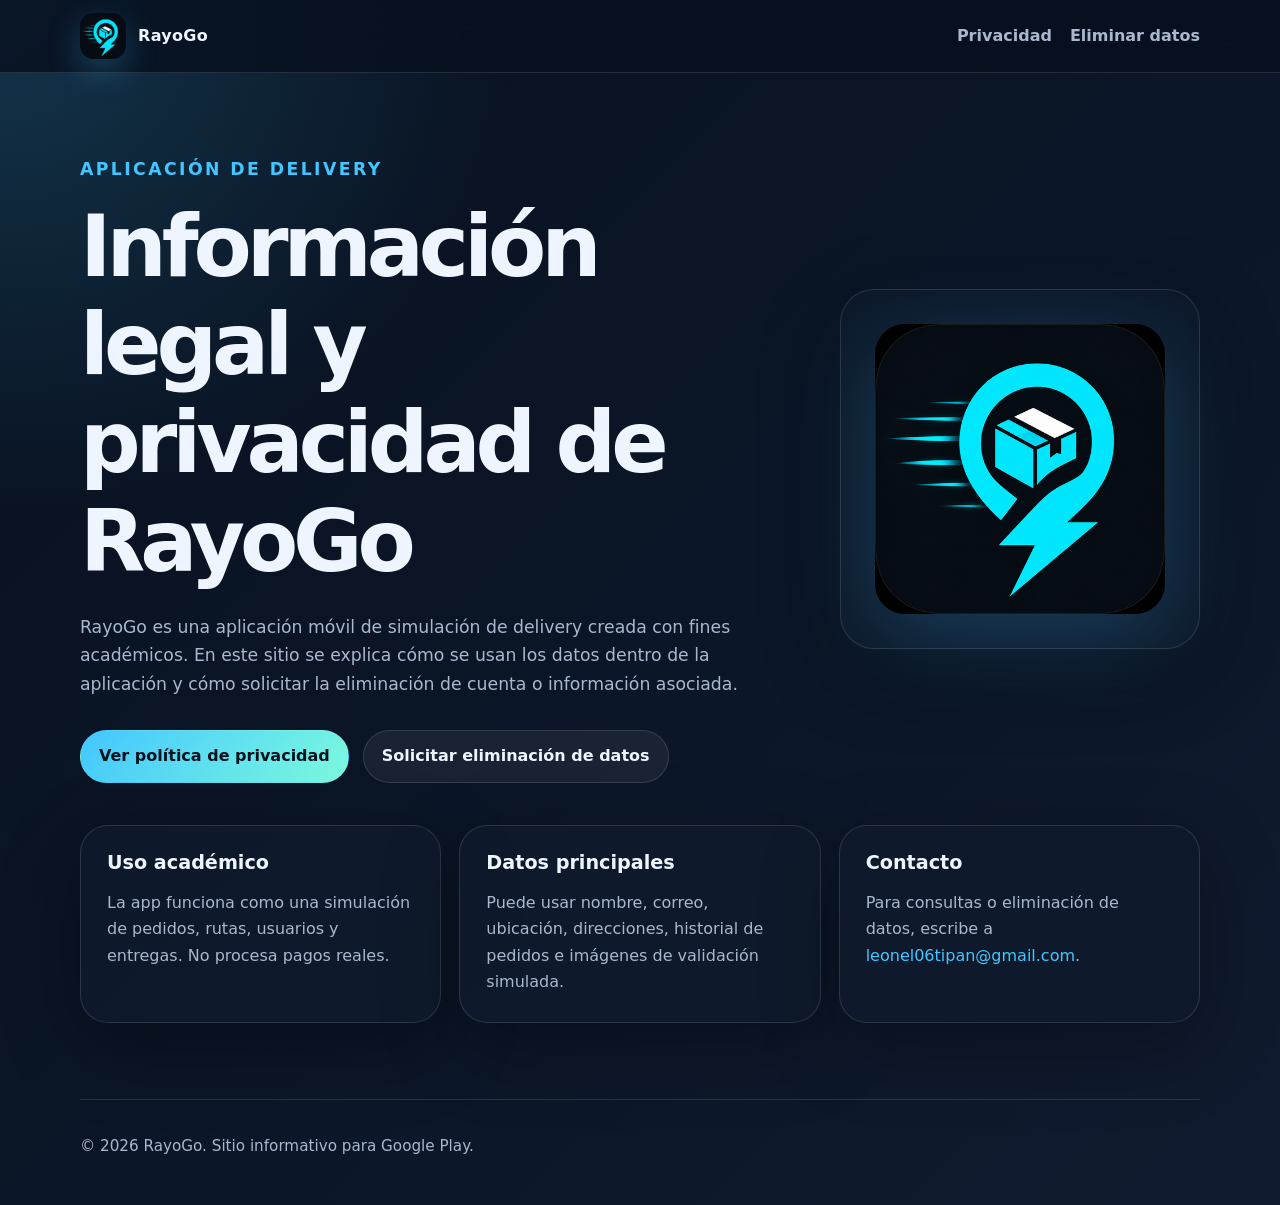
<file: index.html>
<!doctype html>
<html lang="es">
<head>
  <meta charset="utf-8" />
  <meta name="viewport" content="width=device-width, initial-scale=1" />
  <title>RayoGo | Privacidad</title>
  <meta name="description" content="Sitio legal de RayoGo: política de privacidad y solicitud de eliminación de cuenta y datos." />
  <link rel="icon" href="assets/favicon.png" type="image/png" />
  <link rel="stylesheet" href="assets/styles.css" />
</head>
<body>
  <header class="site-header">
    <nav class="nav" aria-label="Navegación principal">
      <a class="brand" href="index.html" aria-label="Inicio de RayoGo">
        <img class="brand-logo" src="assets/logo.png" alt="Logo de RayoGo" />
        <span>RayoGo</span>
      </a>
      <div class="nav-links">
        <a href="privacidad.html">Privacidad</a>
        <a href="eliminacion-datos.html">Eliminar datos</a>
      </div>
    </nav>
  </header>

  <main>
    <section class="hero">
      <div class="hero-content">
        <p class="eyebrow">Aplicación de delivery</p>
        <h1>Información legal y privacidad de RayoGo</h1>
        <p>
          RayoGo es una aplicación móvil de simulación de delivery creada con fines académicos. En este sitio se explica cómo se usan los datos dentro de la aplicación y cómo solicitar la eliminación de cuenta o información asociada.
        </p>
        <div class="actions">
          <a class="button primary" href="privacidad.html">Ver política de privacidad</a>
          <a class="button secondary" href="eliminacion-datos.html">Solicitar eliminación de datos</a>
        </div>
      </div>
      <div class="hero-logo-card" aria-hidden="true">
        <img src="assets/logo.png" alt="" />
      </div>
    </section>

    <section class="cards" aria-label="Resumen de privacidad">
      <article class="card">
        <h2>Uso académico</h2>
        <p>La app funciona como una simulación de pedidos, rutas, usuarios y entregas. No procesa pagos reales.</p>
      </article>
      <article class="card">
        <h2>Datos principales</h2>
        <p>Puede usar nombre, correo, ubicación, direcciones, historial de pedidos e imágenes de validación simulada.</p>
      </article>
      <article class="card">
        <h2>Contacto</h2>
        <p>Para consultas o eliminación de datos, escribe a <a href="mailto:leonel06tipan@gmail.com">leonel06tipan@gmail.com</a>.</p>
      </article>
    </section>
  </main>

  <footer class="footer">
    <p>© 2026 RayoGo. Sitio informativo para Google Play.</p>
  </footer>
</body>
</html>
</file>
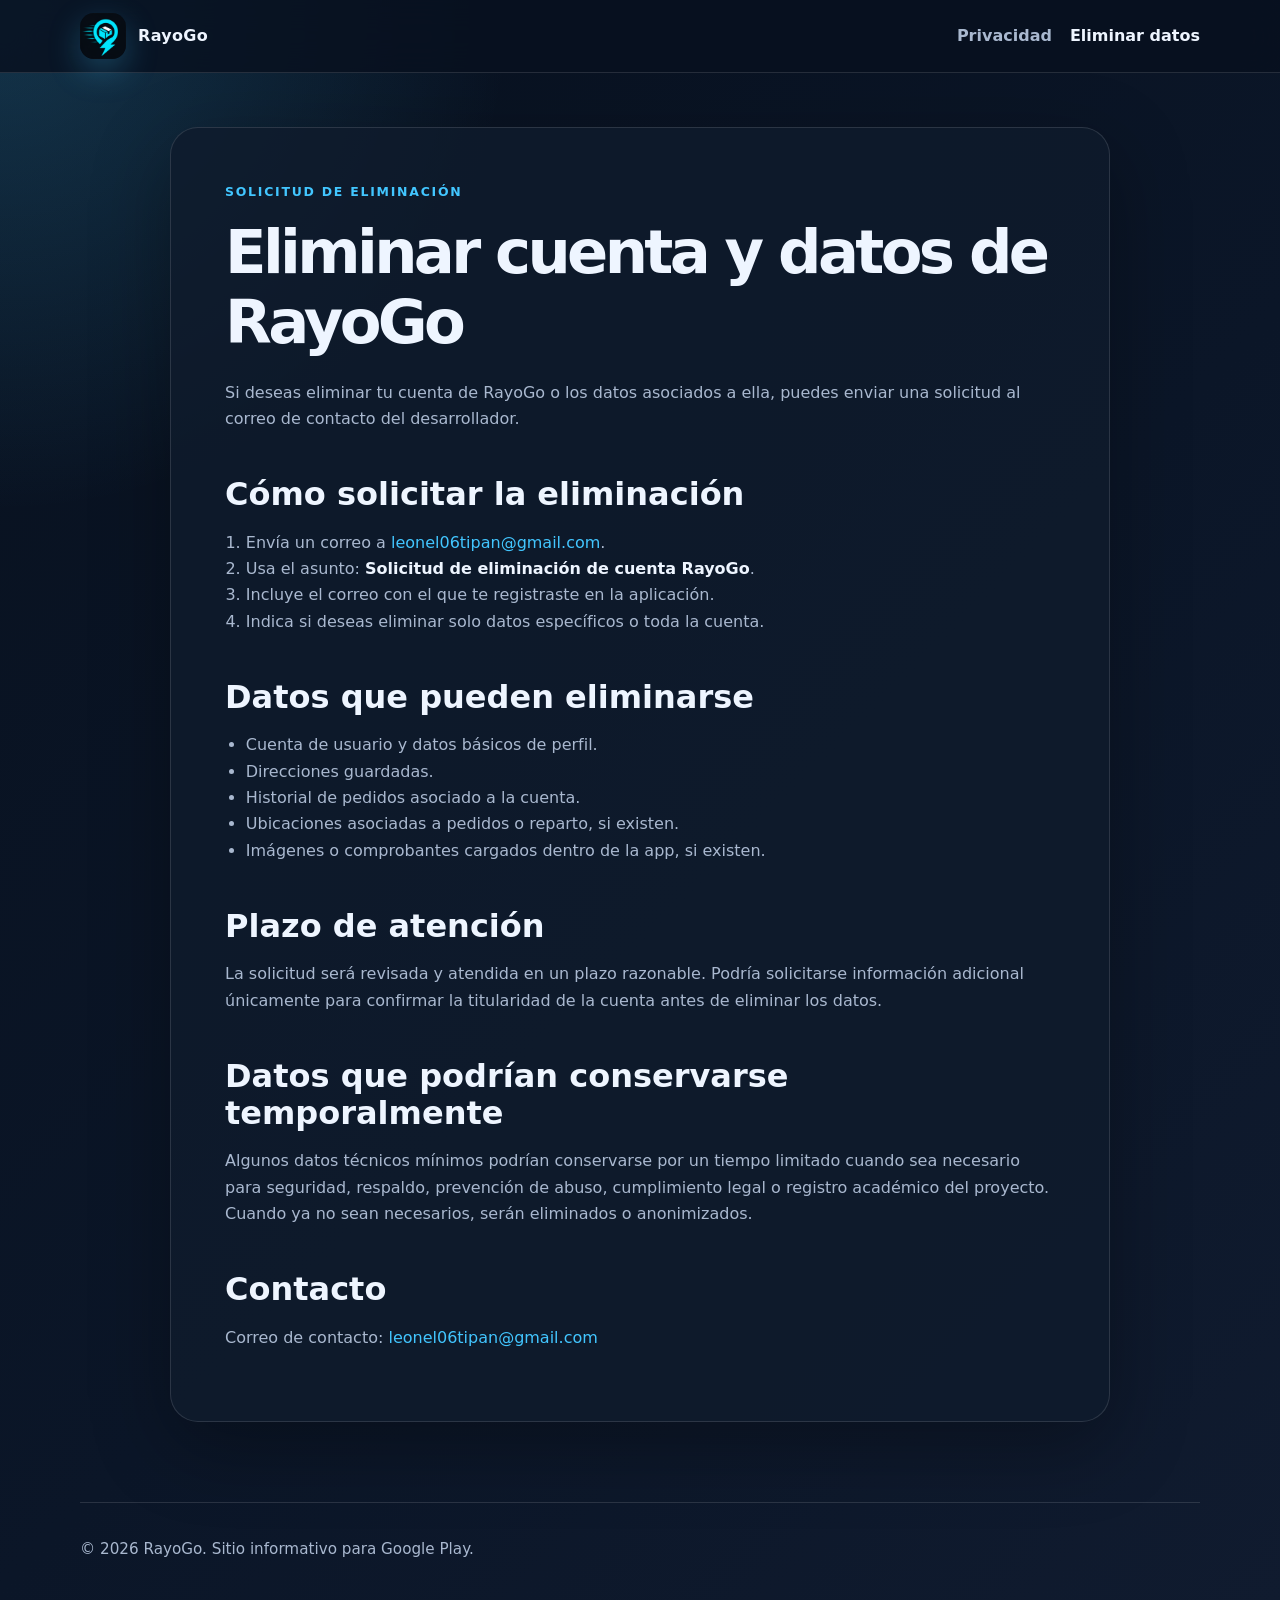
<file: eliminacion-datos.html>
<!doctype html>
<html lang="es">
<head>
  <meta charset="utf-8" />
  <meta name="viewport" content="width=device-width, initial-scale=1" />
  <title>Eliminación de cuenta y datos | RayoGo</title>
  <meta name="description" content="Instrucciones para solicitar la eliminación de cuenta y datos en RayoGo." />
  <link rel="icon" href="assets/favicon.png" type="image/png" />
  <link rel="stylesheet" href="assets/styles.css" />
</head>
<body>
  <header class="site-header">
    <nav class="nav" aria-label="Navegación principal">
      <a class="brand" href="index.html" aria-label="Inicio de RayoGo">
        <img class="brand-logo" src="assets/logo.png" alt="Logo de RayoGo" />
        <span>RayoGo</span>
      </a>
      <div class="nav-links">
        <a href="privacidad.html">Privacidad</a>
        <a href="eliminacion-datos.html" aria-current="page">Eliminar datos</a>
      </div>
    </nav>
  </header>

  <main class="legal-page">
    <article class="legal-card">
      <p class="eyebrow">Solicitud de eliminación</p>
      <h1>Eliminar cuenta y datos de RayoGo</h1>
      <p>
        Si deseas eliminar tu cuenta de RayoGo o los datos asociados a ella, puedes enviar una solicitud al correo de contacto del desarrollador.
      </p>

      <h2>Cómo solicitar la eliminación</h2>
      <ol>
        <li>Envía un correo a <a href="mailto:leonel06tipan@gmail.com">leonel06tipan@gmail.com</a>.</li>
        <li>Usa el asunto: <strong>Solicitud de eliminación de cuenta RayoGo</strong>.</li>
        <li>Incluye el correo con el que te registraste en la aplicación.</li>
        <li>Indica si deseas eliminar solo datos específicos o toda la cuenta.</li>
      </ol>

      <h2>Datos que pueden eliminarse</h2>
      <ul>
        <li>Cuenta de usuario y datos básicos de perfil.</li>
        <li>Direcciones guardadas.</li>
        <li>Historial de pedidos asociado a la cuenta.</li>
        <li>Ubicaciones asociadas a pedidos o reparto, si existen.</li>
        <li>Imágenes o comprobantes cargados dentro de la app, si existen.</li>
      </ul>

      <h2>Plazo de atención</h2>
      <p>
        La solicitud será revisada y atendida en un plazo razonable. Podría solicitarse información adicional únicamente para confirmar la titularidad de la cuenta antes de eliminar los datos.
      </p>

      <h2>Datos que podrían conservarse temporalmente</h2>
      <p>
        Algunos datos técnicos mínimos podrían conservarse por un tiempo limitado cuando sea necesario para seguridad, respaldo, prevención de abuso, cumplimiento legal o registro académico del proyecto. Cuando ya no sean necesarios, serán eliminados o anonimizados.
      </p>

      <h2>Contacto</h2>
      <p>
        Correo de contacto: <a href="mailto:leonel06tipan@gmail.com">leonel06tipan@gmail.com</a>
      </p>
    </article>
  </main>

  <footer class="footer">
    <p>© 2026 RayoGo. Sitio informativo para Google Play.</p>
  </footer>
</body>
</html>
</file>
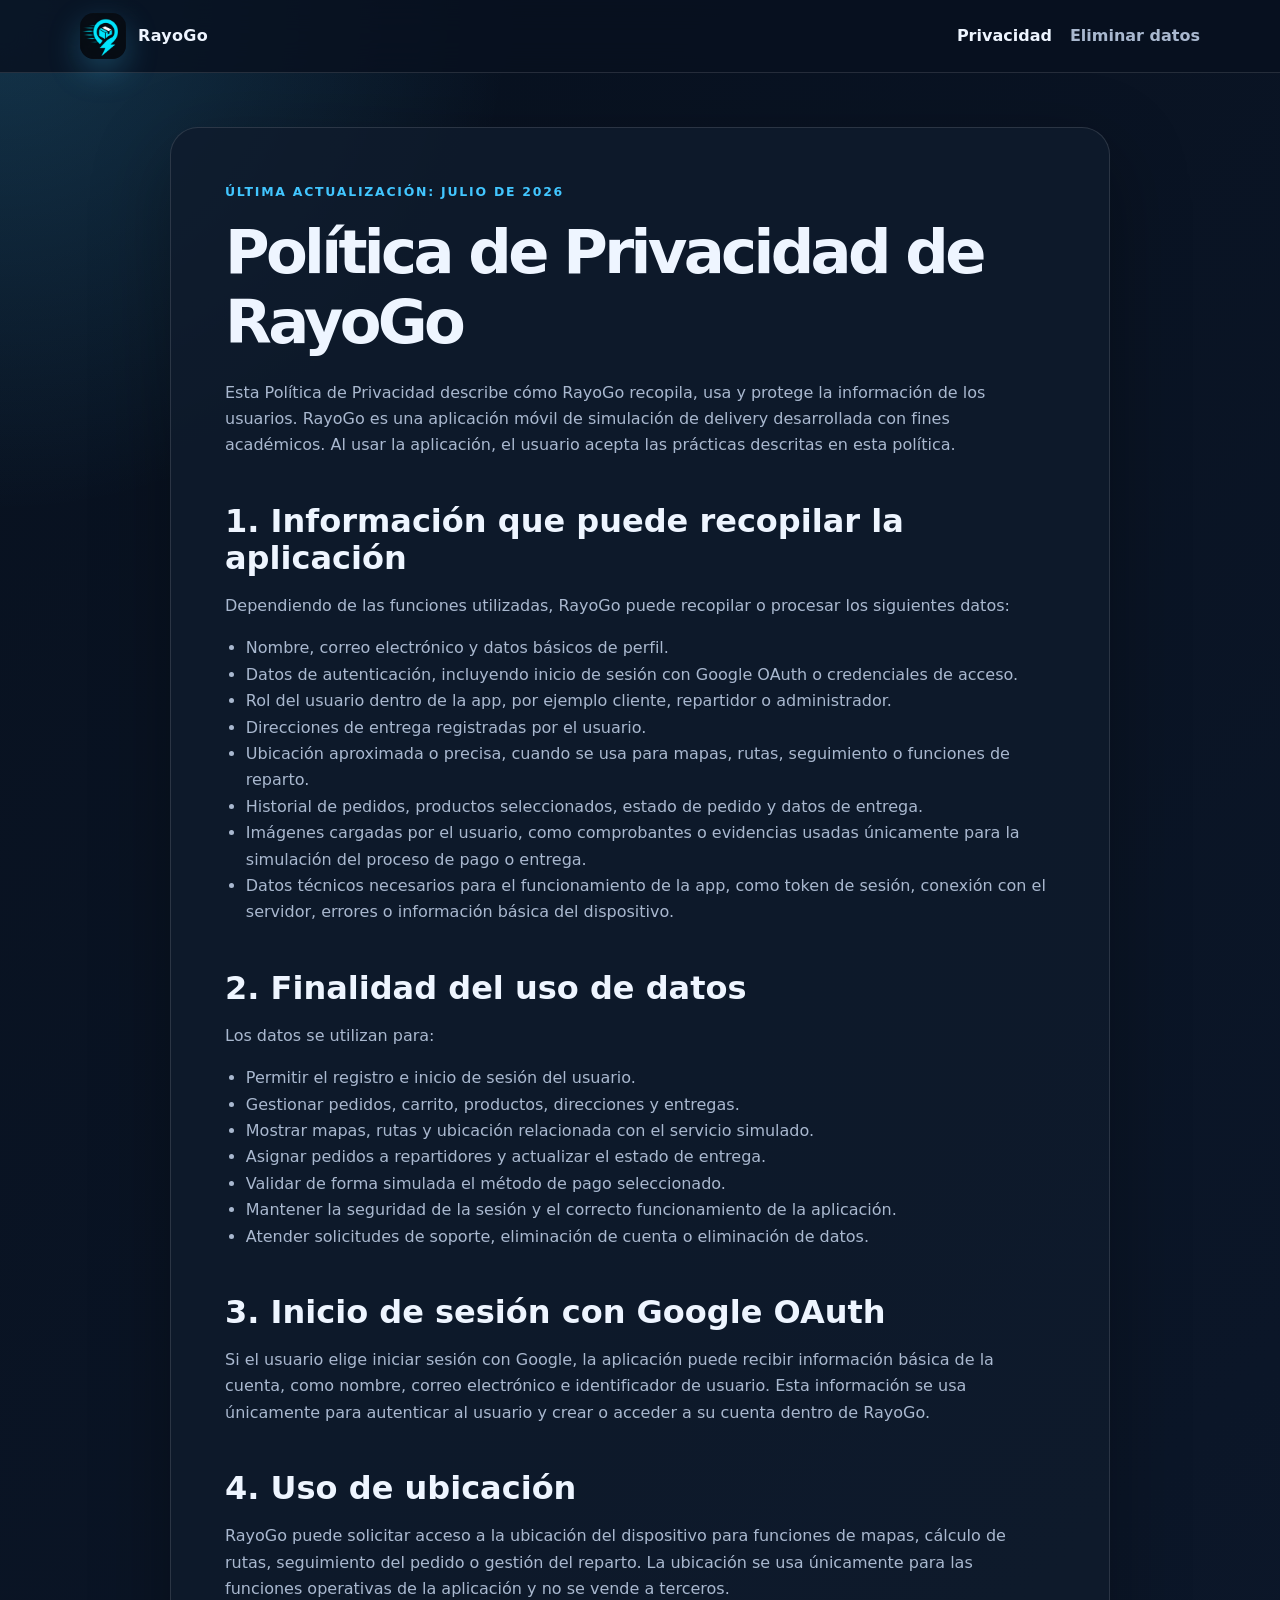
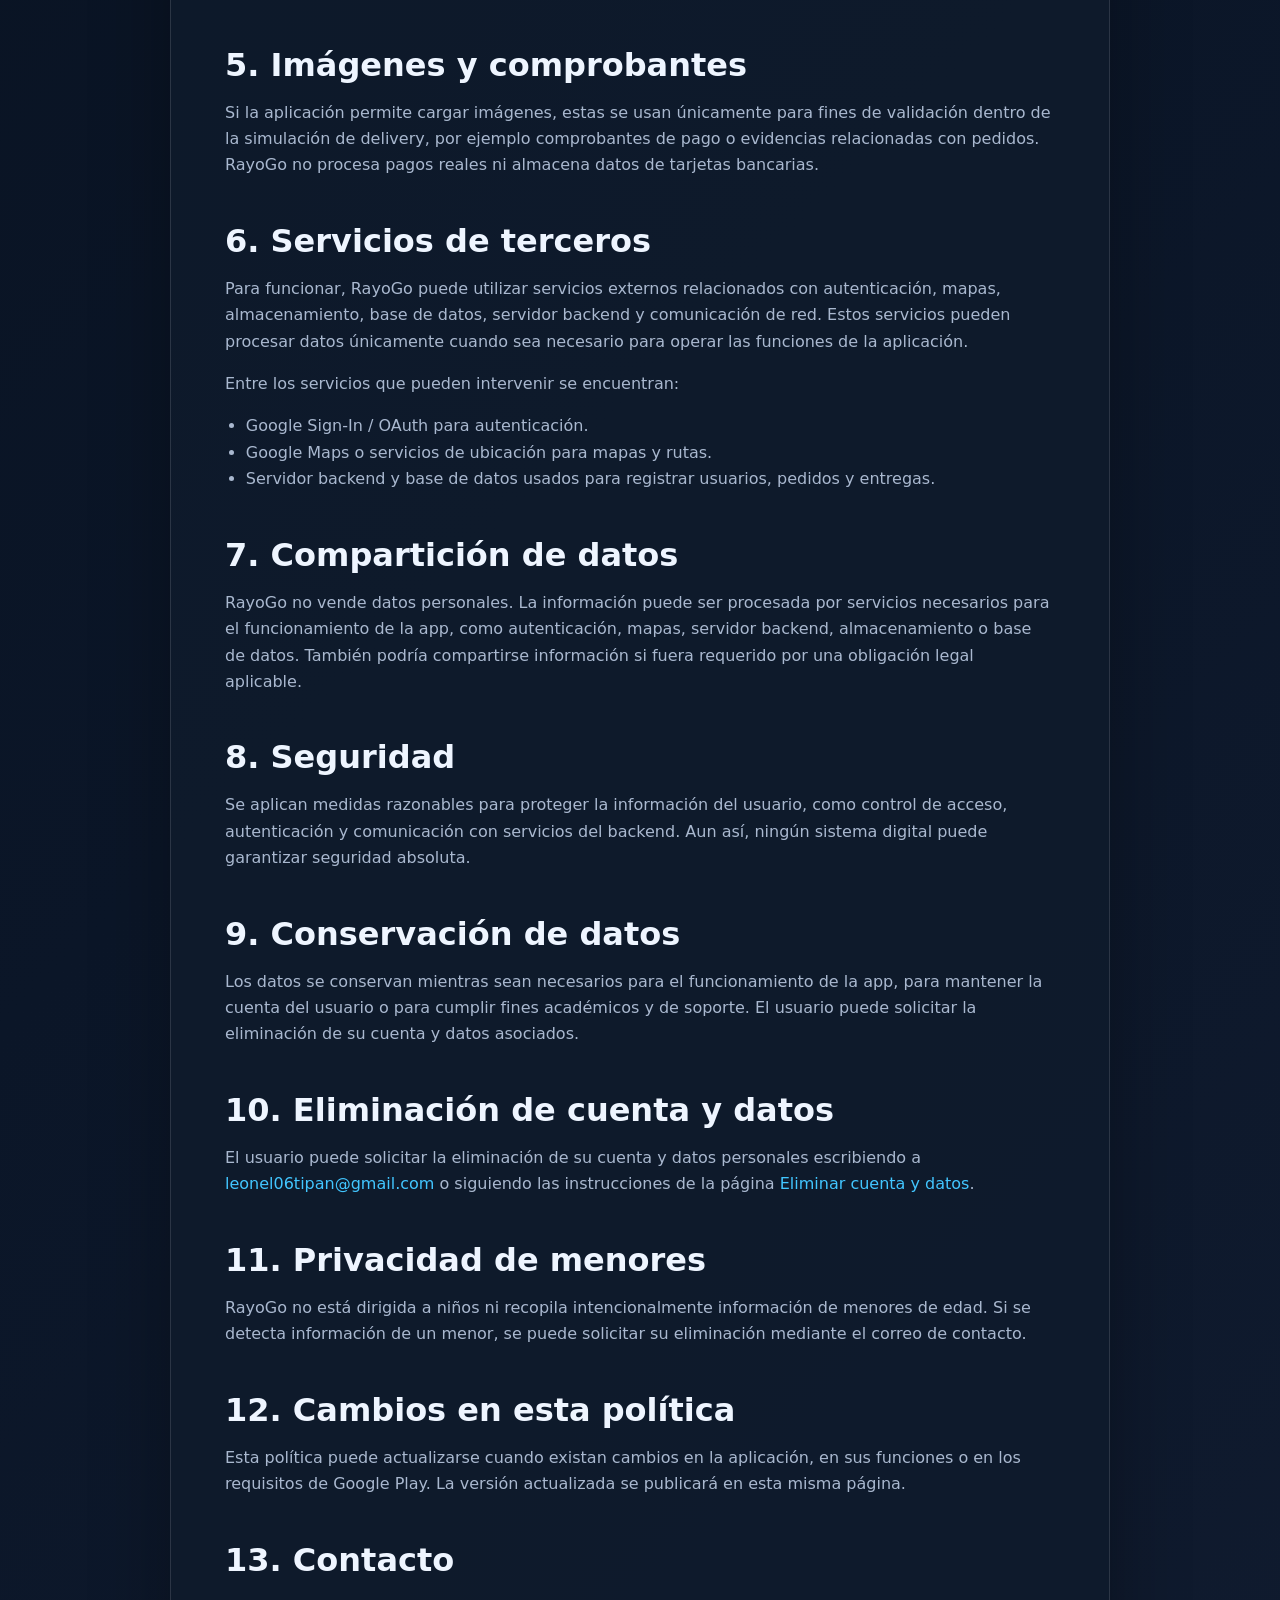
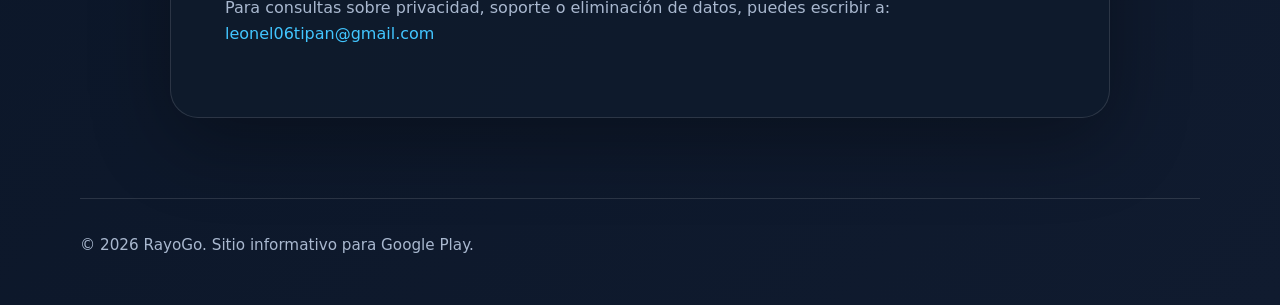
<file: privacidad.html>
<!doctype html>
<html lang="es">
<head>
  <meta charset="utf-8" />
  <meta name="viewport" content="width=device-width, initial-scale=1" />
  <title>Política de Privacidad | RayoGo</title>
  <meta name="description" content="Política de privacidad de RayoGo." />
  <link rel="icon" href="assets/favicon.png" type="image/png" />
  <link rel="stylesheet" href="assets/styles.css" />
</head>
<body>
  <header class="site-header">
    <nav class="nav" aria-label="Navegación principal">
      <a class="brand" href="index.html" aria-label="Inicio de RayoGo">
        <img class="brand-logo" src="assets/logo.png" alt="Logo de RayoGo" />
        <span>RayoGo</span>
      </a>
      <div class="nav-links">
        <a href="privacidad.html" aria-current="page">Privacidad</a>
        <a href="eliminacion-datos.html">Eliminar datos</a>
      </div>
    </nav>
  </header>

  <main class="legal-page">
    <article class="legal-card">
      <p class="eyebrow">Última actualización: julio de 2026</p>
      <h1>Política de Privacidad de RayoGo</h1>

      <p>
        Esta Política de Privacidad describe cómo RayoGo recopila, usa y protege la información de los usuarios. RayoGo es una aplicación móvil de simulación de delivery desarrollada con fines académicos. Al usar la aplicación, el usuario acepta las prácticas descritas en esta política.
      </p>

      <h2>1. Información que puede recopilar la aplicación</h2>
      <p>Dependiendo de las funciones utilizadas, RayoGo puede recopilar o procesar los siguientes datos:</p>
      <ul>
        <li>Nombre, correo electrónico y datos básicos de perfil.</li>
        <li>Datos de autenticación, incluyendo inicio de sesión con Google OAuth o credenciales de acceso.</li>
        <li>Rol del usuario dentro de la app, por ejemplo cliente, repartidor o administrador.</li>
        <li>Direcciones de entrega registradas por el usuario.</li>
        <li>Ubicación aproximada o precisa, cuando se usa para mapas, rutas, seguimiento o funciones de reparto.</li>
        <li>Historial de pedidos, productos seleccionados, estado de pedido y datos de entrega.</li>
        <li>Imágenes cargadas por el usuario, como comprobantes o evidencias usadas únicamente para la simulación del proceso de pago o entrega.</li>
        <li>Datos técnicos necesarios para el funcionamiento de la app, como token de sesión, conexión con el servidor, errores o información básica del dispositivo.</li>
      </ul>

      <h2>2. Finalidad del uso de datos</h2>
      <p>Los datos se utilizan para:</p>
      <ul>
        <li>Permitir el registro e inicio de sesión del usuario.</li>
        <li>Gestionar pedidos, carrito, productos, direcciones y entregas.</li>
        <li>Mostrar mapas, rutas y ubicación relacionada con el servicio simulado.</li>
        <li>Asignar pedidos a repartidores y actualizar el estado de entrega.</li>
        <li>Validar de forma simulada el método de pago seleccionado.</li>
        <li>Mantener la seguridad de la sesión y el correcto funcionamiento de la aplicación.</li>
        <li>Atender solicitudes de soporte, eliminación de cuenta o eliminación de datos.</li>
      </ul>

      <h2>3. Inicio de sesión con Google OAuth</h2>
      <p>
        Si el usuario elige iniciar sesión con Google, la aplicación puede recibir información básica de la cuenta, como nombre, correo electrónico e identificador de usuario. Esta información se usa únicamente para autenticar al usuario y crear o acceder a su cuenta dentro de RayoGo.
      </p>

      <h2>4. Uso de ubicación</h2>
      <p>
        RayoGo puede solicitar acceso a la ubicación del dispositivo para funciones de mapas, cálculo de rutas, seguimiento del pedido o gestión del reparto. La ubicación se usa únicamente para las funciones operativas de la aplicación y no se vende a terceros.
      </p>

      <h2>5. Imágenes y comprobantes</h2>
      <p>
        Si la aplicación permite cargar imágenes, estas se usan únicamente para fines de validación dentro de la simulación de delivery, por ejemplo comprobantes de pago o evidencias relacionadas con pedidos. RayoGo no procesa pagos reales ni almacena datos de tarjetas bancarias.
      </p>

      <h2>6. Servicios de terceros</h2>
      <p>
        Para funcionar, RayoGo puede utilizar servicios externos relacionados con autenticación, mapas, almacenamiento, base de datos, servidor backend y comunicación de red. Estos servicios pueden procesar datos únicamente cuando sea necesario para operar las funciones de la aplicación.
      </p>
      <p>Entre los servicios que pueden intervenir se encuentran:</p>
      <ul>
        <li>Google Sign-In / OAuth para autenticación.</li>
        <li>Google Maps o servicios de ubicación para mapas y rutas.</li>
        <li>Servidor backend y base de datos usados para registrar usuarios, pedidos y entregas.</li>
      </ul>

      <h2>7. Compartición de datos</h2>
      <p>
        RayoGo no vende datos personales. La información puede ser procesada por servicios necesarios para el funcionamiento de la app, como autenticación, mapas, servidor backend, almacenamiento o base de datos. También podría compartirse información si fuera requerido por una obligación legal aplicable.
      </p>

      <h2>8. Seguridad</h2>
      <p>
        Se aplican medidas razonables para proteger la información del usuario, como control de acceso, autenticación y comunicación con servicios del backend. Aun así, ningún sistema digital puede garantizar seguridad absoluta.
      </p>

      <h2>9. Conservación de datos</h2>
      <p>
        Los datos se conservan mientras sean necesarios para el funcionamiento de la app, para mantener la cuenta del usuario o para cumplir fines académicos y de soporte. El usuario puede solicitar la eliminación de su cuenta y datos asociados.
      </p>

      <h2>10. Eliminación de cuenta y datos</h2>
      <p>
        El usuario puede solicitar la eliminación de su cuenta y datos personales escribiendo a <a href="mailto:leonel06tipan@gmail.com">leonel06tipan@gmail.com</a> o siguiendo las instrucciones de la página <a href="eliminacion-datos.html">Eliminar cuenta y datos</a>.
      </p>

      <h2>11. Privacidad de menores</h2>
      <p>
        RayoGo no está dirigida a niños ni recopila intencionalmente información de menores de edad. Si se detecta información de un menor, se puede solicitar su eliminación mediante el correo de contacto.
      </p>

      <h2>12. Cambios en esta política</h2>
      <p>
        Esta política puede actualizarse cuando existan cambios en la aplicación, en sus funciones o en los requisitos de Google Play. La versión actualizada se publicará en esta misma página.
      </p>

      <h2>13. Contacto</h2>
      <p>
        Para consultas sobre privacidad, soporte o eliminación de datos, puedes escribir a:
        <a href="mailto:leonel06tipan@gmail.com">leonel06tipan@gmail.com</a>
      </p>
    </article>
  </main>

  <footer class="footer">
    <p>© 2026 RayoGo. Sitio informativo para Google Play.</p>
  </footer>
</body>
</html>
</file>
<file: assets/styles.css>
:root {
  --bg: #08111f;
  --surface: #0f1b2d;
  --surface-soft: #14233a;
  --text: #eef5ff;
  --muted: #a9b8cf;
  --primary: #42c6ff;
  --primary-dark: #0890d1;
  --border: rgba(255, 255, 255, 0.12);
  --shadow: 0 24px 80px rgba(0, 0, 0, 0.32);
}

* {
  box-sizing: border-box;
}

html {
  scroll-behavior: smooth;
}

body {
  margin: 0;
  font-family: Inter, system-ui, -apple-system, BlinkMacSystemFont, "Segoe UI", sans-serif;
  background:
    radial-gradient(circle at top left, rgba(66, 198, 255, 0.2), transparent 32rem),
    linear-gradient(135deg, #08111f 0%, #0b1628 55%, #101b2f 100%);
  color: var(--text);
  line-height: 1.65;
}

a {
  color: var(--primary);
  text-decoration: none;
}

a:hover {
  text-decoration: underline;
}

.site-header {
  position: sticky;
  top: 0;
  z-index: 10;
  backdrop-filter: blur(18px);
  background: rgba(8, 17, 31, 0.82);
  border-bottom: 1px solid var(--border);
}

.nav {
  width: min(1120px, calc(100% - 32px));
  margin: 0 auto;
  min-height: 72px;
  display: flex;
  align-items: center;
  justify-content: space-between;
  gap: 20px;
}

.brand {
  display: inline-flex;
  align-items: center;
  gap: 12px;
  color: var(--text);
  font-weight: 800;
  letter-spacing: 0.02em;
}

.brand:hover {
  text-decoration: none;
}

.brand-logo {
  width: 46px;
  height: 46px;
  border-radius: 14px;
  object-fit: cover;
  box-shadow: 0 12px 32px rgba(66, 198, 255, 0.26);
}

.nav-links {
  display: flex;
  gap: 18px;
  flex-wrap: wrap;
  justify-content: flex-end;
}

.nav-links a {
  color: var(--muted);
  font-weight: 600;
}

.nav-links a[aria-current="page"],
.nav-links a:hover {
  color: var(--text);
}

.hero {
  width: min(1120px, calc(100% - 32px));
  margin: 0 auto;
  min-height: calc(100vh - 180px);
  display: grid;
  grid-template-columns: minmax(0, 1fr) minmax(220px, 360px);
  align-items: center;
  gap: 48px;
  padding: 82px 0 42px;
}

.hero-content {
  max-width: 820px;
}

.hero-logo-card {
  display: grid;
  place-items: center;
  padding: clamp(18px, 4vw, 34px);
  border-radius: 34px;
  background: rgba(15, 27, 45, 0.62);
  border: 1px solid var(--border);
  box-shadow: var(--shadow);
}

.hero-logo-card img {
  width: min(100%, 320px);
  height: auto;
  border-radius: 30px;
  filter: drop-shadow(0 22px 44px rgba(66, 198, 255, 0.22));
}

.eyebrow {
  margin: 0 0 14px;
  color: var(--primary);
  font-weight: 800;
  letter-spacing: 0.14em;
  text-transform: uppercase;
  font-size: 0.78rem;
}

h1,
h2,
h3 {
  line-height: 1.16;
  margin-top: 0;
}

h1 {
  font-size: clamp(2.3rem, 7vw, 5.3rem);
  letter-spacing: -0.06em;
  margin-bottom: 22px;
}

h2 {
  font-size: clamp(1.35rem, 3vw, 2rem);
  margin: 44px 0 12px;
}

p,
li {
  color: var(--muted);
}

.hero p {
  max-width: 760px;
  font-size: 1.08rem;
}

.actions {
  display: flex;
  flex-wrap: wrap;
  gap: 14px;
  margin-top: 32px;
}

.button {
  display: inline-flex;
  align-items: center;
  justify-content: center;
  min-height: 48px;
  padding: 12px 18px;
  border-radius: 999px;
  font-weight: 800;
  border: 1px solid var(--border);
}

.button:hover {
  text-decoration: none;
}

.button.primary {
  color: #07111e;
  background: linear-gradient(135deg, var(--primary), #7dfadf);
  border-color: transparent;
}

.button.secondary {
  color: var(--text);
  background: rgba(255, 255, 255, 0.06);
}

.cards {
  width: min(1120px, calc(100% - 32px));
  margin: 0 auto 76px;
  display: grid;
  grid-template-columns: repeat(3, 1fr);
  gap: 18px;
}

.card,
.legal-card {
  background: rgba(15, 27, 45, 0.82);
  border: 1px solid var(--border);
  border-radius: 28px;
  box-shadow: var(--shadow);
}

.card {
  padding: 26px;
}

.card h2 {
  font-size: 1.2rem;
  margin: 0 0 10px;
}

.card p {
  margin-bottom: 0;
}

.legal-page {
  width: min(940px, calc(100% - 32px));
  margin: 0 auto;
  padding: 54px 0 80px;
}

.legal-card {
  padding: clamp(26px, 5vw, 54px);
}

.legal-card h1 {
  font-size: clamp(2rem, 5vw, 3.8rem);
}

.legal-card ul,
.legal-card ol {
  padding-left: 1.3rem;
}

.legal-card strong {
  color: var(--text);
}

.footer {
  width: min(1120px, calc(100% - 32px));
  margin: 0 auto;
  padding: 34px 0 46px;
  border-top: 1px solid var(--border);
}

.footer p {
  margin: 0;
  font-size: 0.95rem;
}

@media (max-width: 760px) {
  .nav {
    align-items: flex-start;
    flex-direction: column;
    padding: 16px 0;
  }

  .nav-links {
    justify-content: flex-start;
  }

  .hero {
    padding-top: 52px;
    min-height: auto;
  }

  .cards {
    grid-template-columns: 1fr;
  }
}


@media (max-width: 820px) {
  .nav {
    align-items: flex-start;
    flex-direction: column;
    padding: 14px 0;
  }

  .hero {
    grid-template-columns: 1fr;
    padding-top: 48px;
  }

  .hero-logo-card {
    order: -1;
    max-width: 220px;
  }

  .cards {
    grid-template-columns: 1fr;
  }
}
</file>
